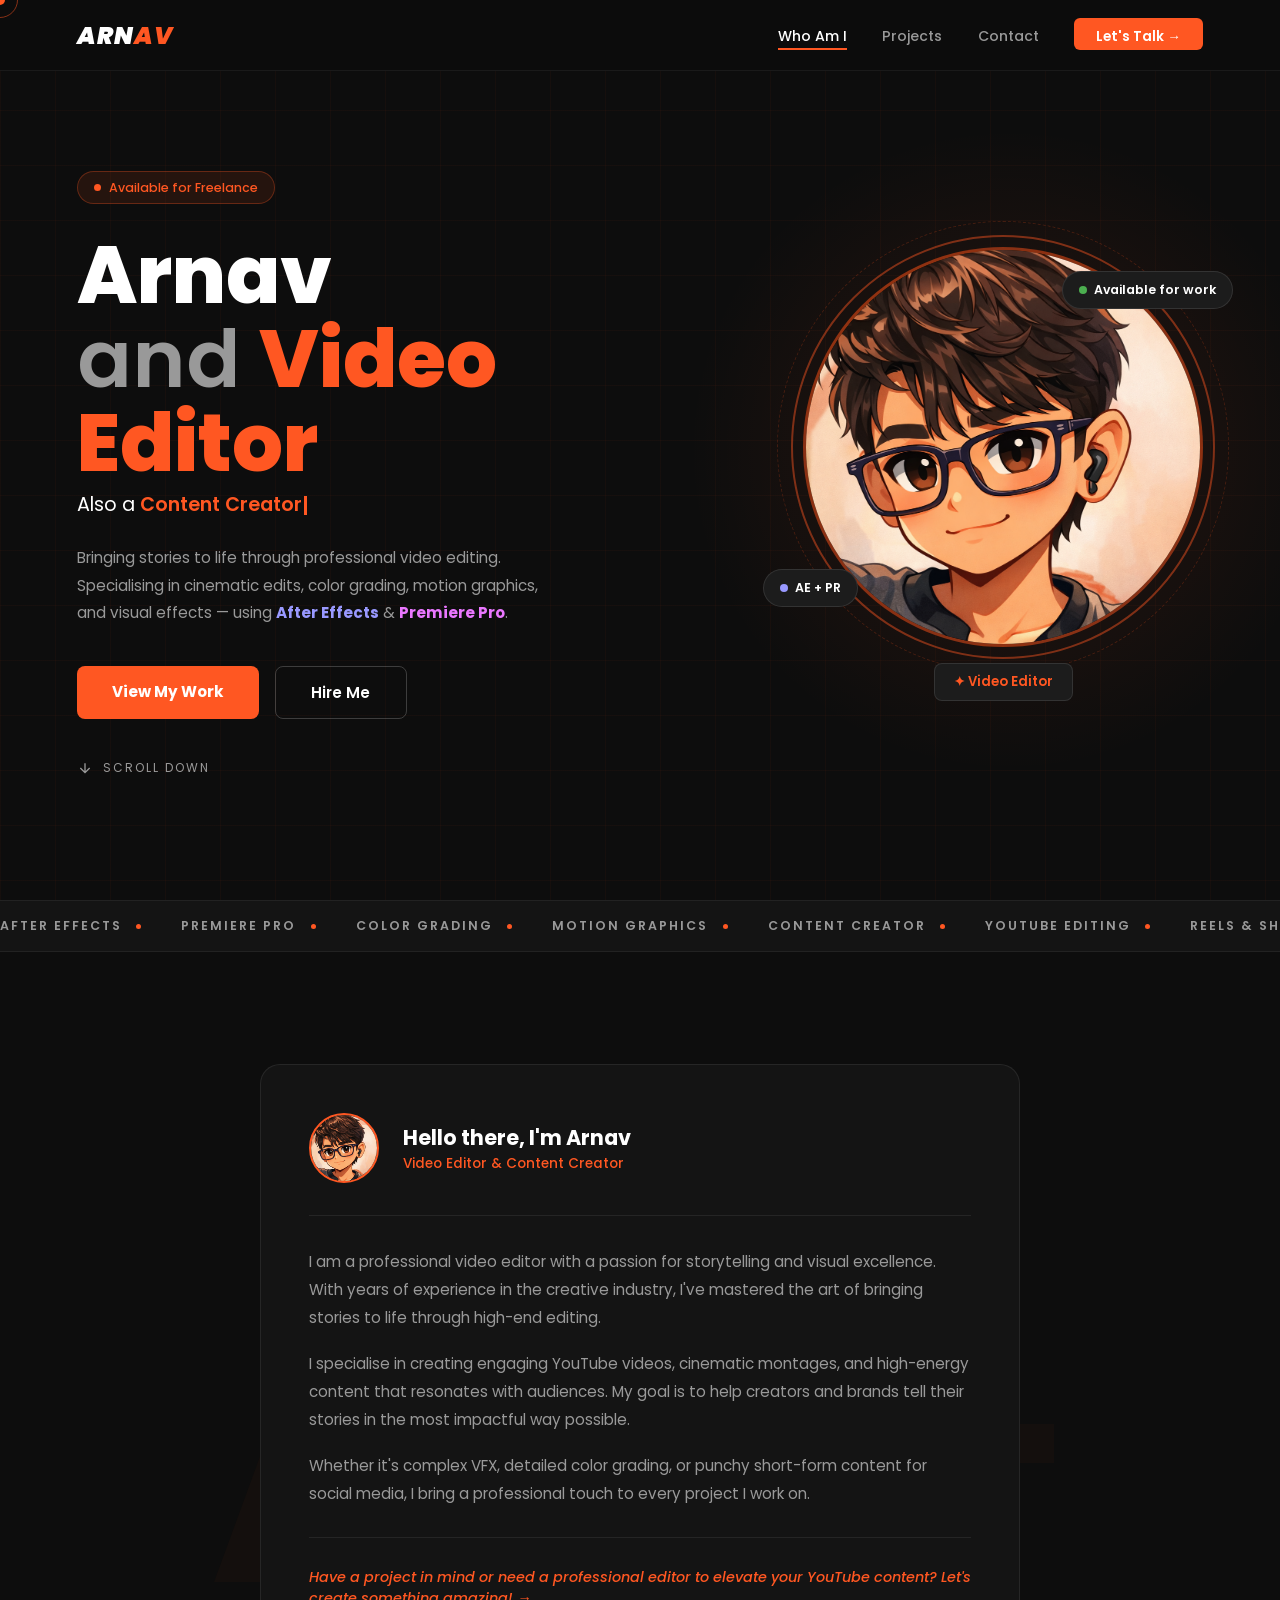
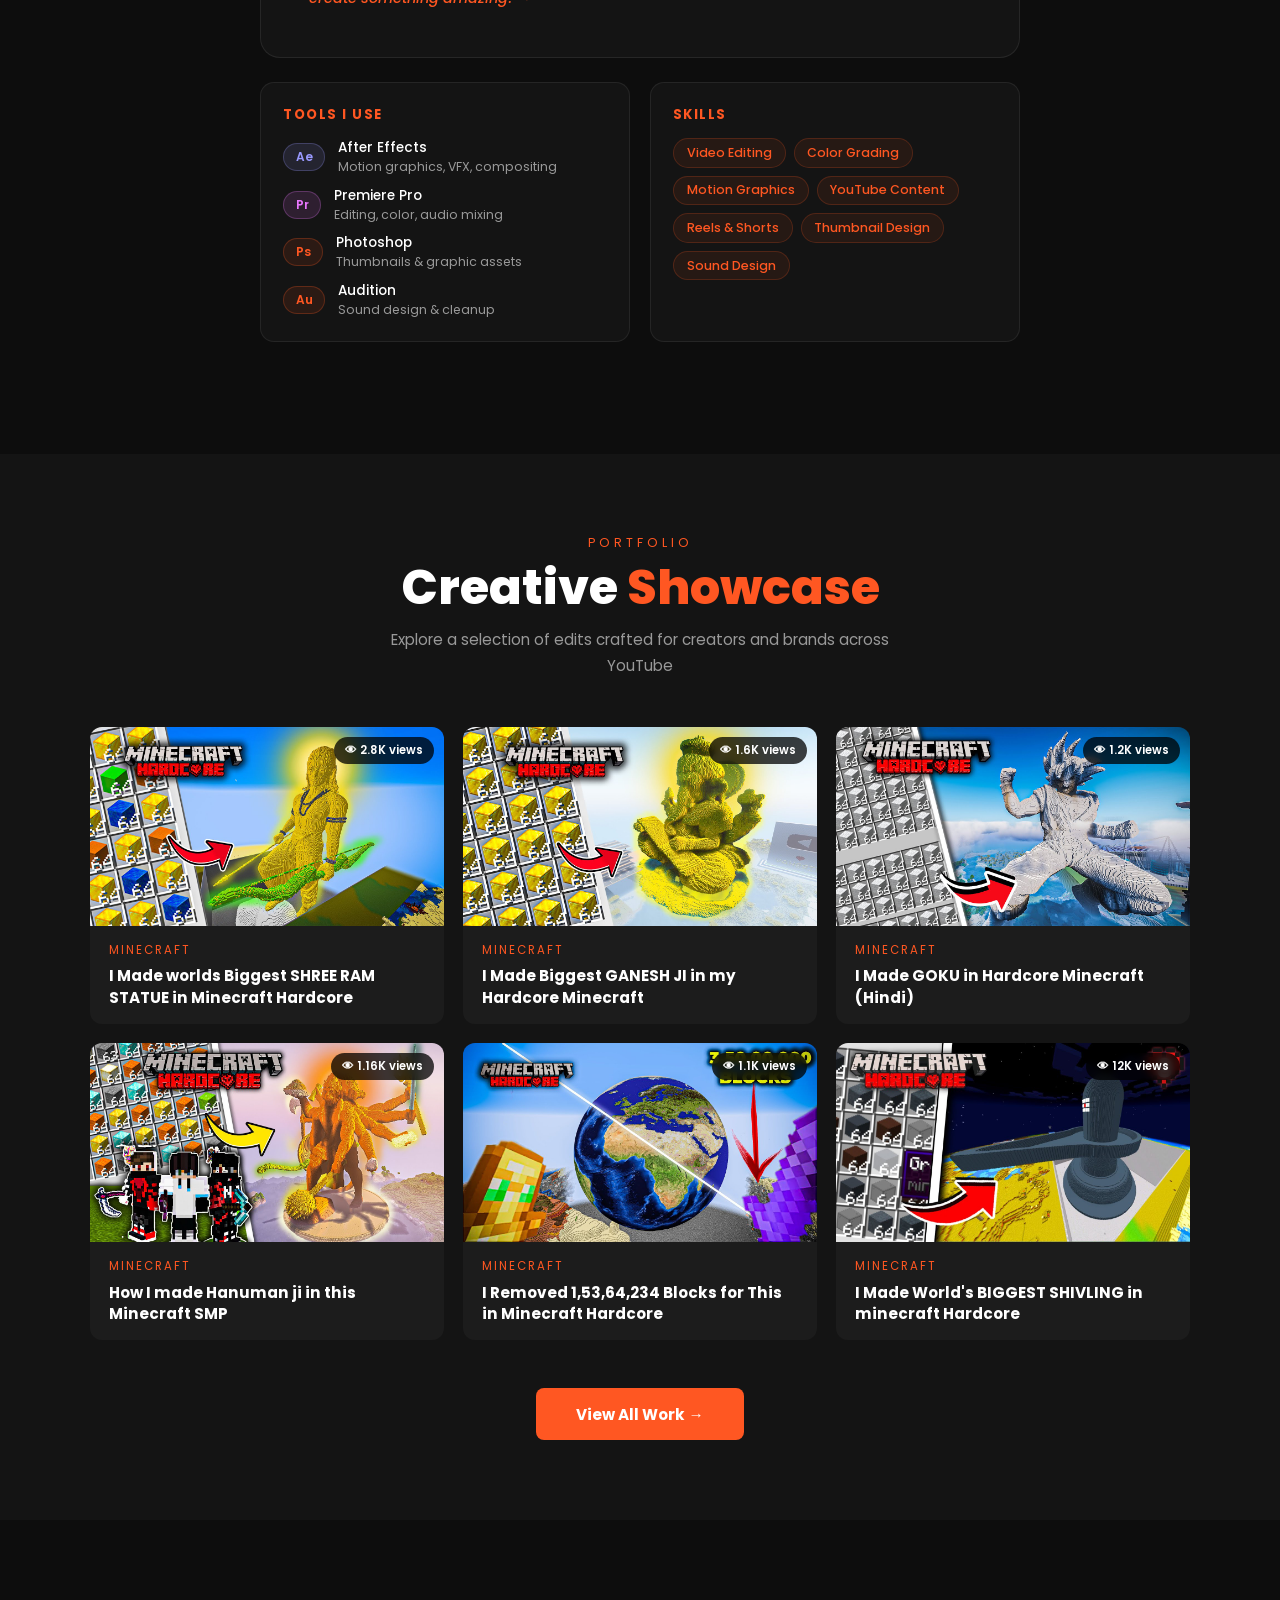
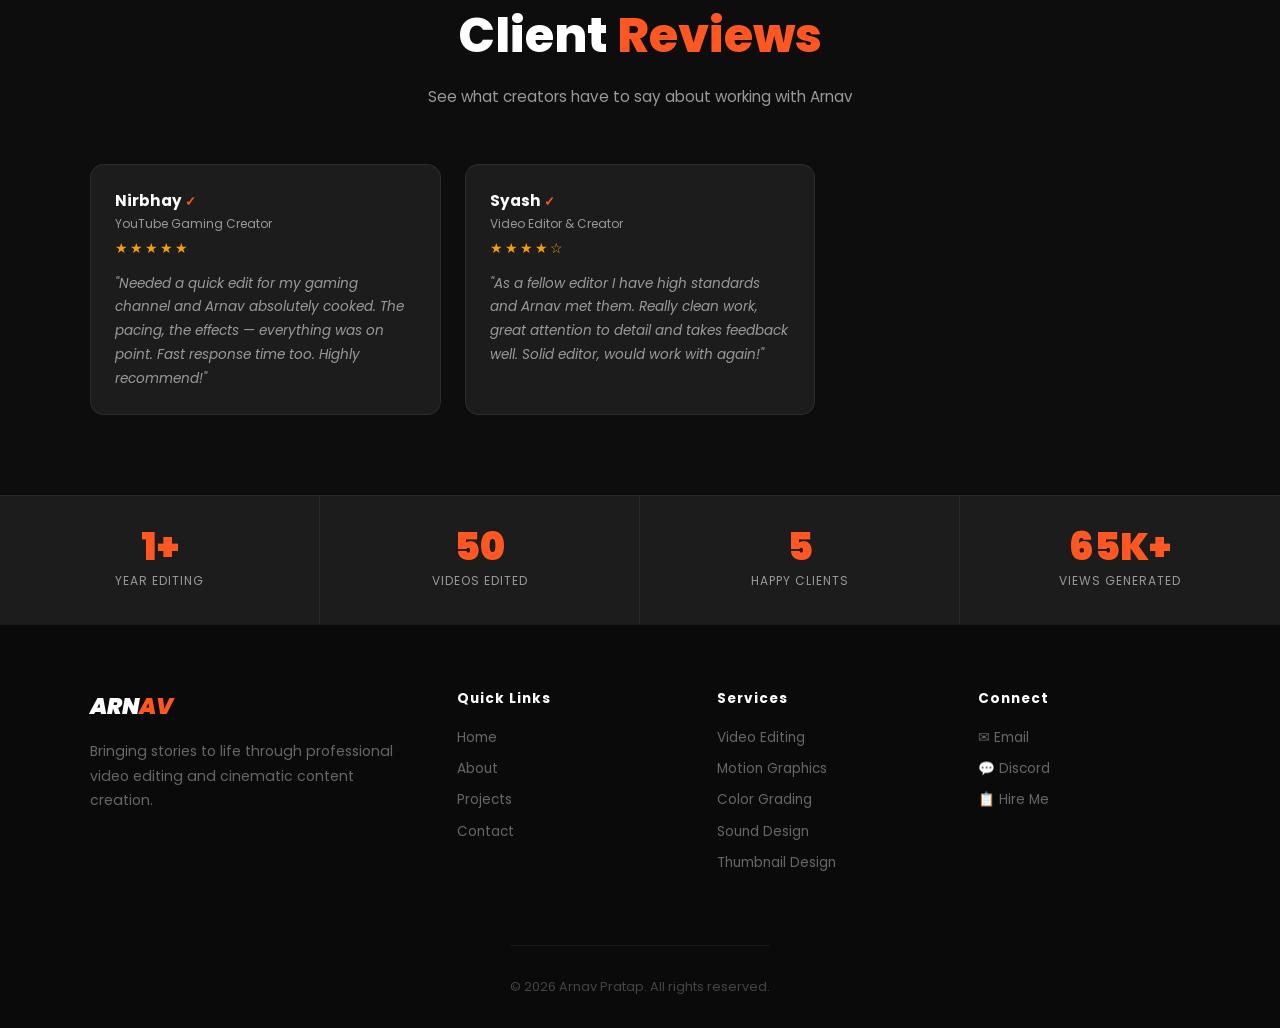
<file: index.html>
<!DOCTYPE html>
<html lang="en">
<head>
<meta charset="UTF-8"/>
<meta name="viewport" content="width=device-width, initial-scale=1.0"/>
<title>Arnav Pratap — Video Editor</title>
<link href="https://fonts.googleapis.com/css2?family=Poppins:wght@300;400;500;600;700;800;900&display=swap" rel="stylesheet"/>
<style>
*,*::before,*::after{box-sizing:border-box;margin:0;padding:0;}
:root{
  --orange:#FF5722;--orange2:#FF7043;
  --dark:#0d0d0d;--dark2:#141414;--dark3:#1c1c1c;
  --text:#ffffff;--muted:#999999;
  --ae:#9999FF;--pr:#EA77FF;
}
html{scroll-behavior:smooth;}
body{font-family:'Poppins',sans-serif;background:var(--dark);color:var(--text);overflow-x:hidden;cursor:none;}

/* CURSOR */
.cursor{width:10px;height:10px;border-radius:50%;background:var(--orange);position:fixed;pointer-events:none;z-index:99999;transform:translate(-50%,-50%);transition:width 0.2s,height 0.2s;}
.cursor-ring{width:36px;height:36px;border-radius:50%;border:1px solid rgba(255,87,34,0.5);position:fixed;pointer-events:none;z-index:99998;transform:translate(-50%,-50%);transition:transform 0.18s ease,width 0.2s,height 0.2s;}
@media(max-width:768px){.cursor,.cursor-ring{display:none;}body{cursor:auto;}}

/* NAV */
nav{
  position:fixed;top:0;left:0;right:0;z-index:9999;
  display:flex;align-items:center;justify-content:space-between;
  padding:1.1rem 6%;
  background:rgba(13,13,13,0.96);backdrop-filter:blur(14px);
  border-bottom:1px solid rgba(255,255,255,0.06);
}
.nav-logo{
  font-size:1.5rem;font-weight:900;font-style:italic;
  text-decoration:none;letter-spacing:1px;
  display:inline-block;
}
.nav-logo .w{color:#ffffff;}
.nav-logo .o{color:#FF5722;}

.nav-links{display:flex;gap:2.2rem;list-style:none;align-items:center;}
.nav-links a{
  text-decoration:none;color:var(--muted);
  font-size:0.88rem;font-weight:500;
  position:relative;padding-bottom:4px;transition:color 0.2s;
}
.nav-links a::after{
  content:'';position:absolute;bottom:0;left:0;right:0;
  height:2px;background:var(--orange);
  transform:scaleX(0);transform-origin:left;transition:transform 0.25s;
}
.nav-links a:hover,.nav-links a.active{color:var(--text);}
.nav-links a:hover::after,.nav-links a.active::after{transform:scaleX(1);}
.nav-cta{
  background:var(--orange);color:#fff!important;
  padding:0.55rem 1.4rem;border-radius:6px;
  font-weight:600!important;font-size:0.85rem!important;
}
.nav-cta::after{display:none!important;}
.nav-cta:hover{opacity:0.88;}
.hamburger{display:none;flex-direction:column;gap:5px;background:none;border:none;cursor:pointer;}
.hamburger span{width:22px;height:2px;background:var(--text);display:block;}

/* HERO */
#home{
  min-height:100vh;display:flex;align-items:center;
  padding:6rem 6% 3rem;position:relative;overflow:hidden;
}
#home::before{
  content:'';position:absolute;inset:0;
  background-image:linear-gradient(rgba(255,87,34,0.04) 1px,transparent 1px),linear-gradient(90deg,rgba(255,87,34,0.04) 1px,transparent 1px);
  background-size:55px 55px;animation:gridDrift 25s linear infinite;pointer-events:none;
}
@keyframes gridDrift{to{background-position:55px 55px;}}
.hero-glow{
  position:absolute;width:700px;height:700px;border-radius:50%;
  background:radial-gradient(circle,rgba(255,87,34,0.12) 0%,transparent 65%);
  right:-80px;top:50%;transform:translateY(-50%);pointer-events:none;
}
.hero-inner{display:flex;align-items:center;justify-content:space-between;width:100%;gap:3rem;position:relative;z-index:1;}
.hero-left{flex:1;max-width:580px;}

.avail-pill{
  display:inline-flex;align-items:center;gap:8px;
  background:rgba(255,87,34,0.1);border:1px solid rgba(255,87,34,0.3);
  padding:0.4rem 1rem;border-radius:50px;
  font-size:0.78rem;font-weight:500;color:var(--orange);margin-bottom:1.8rem;
}
.avail-pill .dot{width:7px;height:7px;border-radius:50%;background:var(--orange);animation:blink 1.8s ease-in-out infinite;}
@keyframes blink{50%{opacity:0.2;}}

.hero-name{font-size:clamp(2.8rem,6.5vw,5rem);font-weight:800;line-height:1.05;margin-bottom:0.3rem;}
.hero-name .and{color:var(--muted);font-weight:600;}
.hero-name .role-line{color:var(--orange);display:block;}

.hero-sub{font-size:clamp(1rem,2vw,1.2rem);font-weight:400;margin-bottom:1.6rem;}
.typed-text{color:var(--orange);font-weight:600;}
.cursor-bar{display:inline-block;width:3px;height:1em;background:var(--orange);margin-left:2px;vertical-align:middle;animation:cursorBlink 0.85s step-end infinite;}
@keyframes cursorBlink{50%{opacity:0;}}

.hero-desc{color:var(--muted);font-size:0.95rem;line-height:1.8;max-width:470px;margin-bottom:2.5rem;}

.hero-btns{display:flex;gap:1rem;flex-wrap:wrap;margin-bottom:2.5rem;}
.btn-primary{background:var(--orange);color:#fff;padding:0.85rem 2.2rem;border-radius:8px;text-decoration:none;font-weight:700;font-size:0.95rem;transition:all 0.22s;border:none;}
.btn-primary:hover{background:var(--orange2);transform:translateY(-2px);}
.btn-secondary{background:transparent;color:var(--text);border:1.5px solid rgba(255,255,255,0.2);padding:0.85rem 2.2rem;border-radius:8px;text-decoration:none;font-weight:600;font-size:0.95rem;transition:all 0.22s;}
.btn-secondary:hover{border-color:var(--orange);color:var(--orange);transform:translateY(-2px);}

.scroll-hint{display:flex;align-items:center;gap:10px;color:var(--muted);font-size:0.75rem;letter-spacing:2px;text-transform:uppercase;animation:scrollBob 2s ease-in-out infinite;}
.scroll-hint svg{width:16px;height:16px;fill:none;stroke:var(--muted);stroke-width:2;}
@keyframes scrollBob{0%,100%{transform:translateY(0);}50%{transform:translateY(5px);}}

.hero-right{flex:0 0 auto;display:flex;flex-direction:column;align-items:center;gap:1rem;}
.profile-wrap{position:relative;width:clamp(260px,32vw,400px);height:clamp(260px,32vw,400px);}
.ring{position:absolute;border-radius:50%;pointer-events:none;}
.ring-1{inset:-12px;border:2px solid rgba(255,87,34,0.45);animation:ringRotate 9s linear infinite;}
.ring-2{inset:-26px;border:1.5px dashed rgba(255,87,34,0.2);animation:ringRotate 16s linear infinite reverse;}
@keyframes ringRotate{to{transform:rotate(360deg);}}
.profile-circle{width:100%;height:100%;border-radius:50%;overflow:hidden;border:3px solid rgba(255,87,34,0.5);background:radial-gradient(circle at 38% 34%,#3d1800 0%,#180a00 45%,#0d0d0d 100%);display:flex;align-items:center;justify-content:center;}
.profile-img{width:100%;height:100%;object-fit:cover;display:block;}
.profile-initials{font-size:clamp(4rem,10vw,6rem);font-weight:900;color:rgba(255,87,34,0.35);}

.chip{position:absolute;background:var(--dark3);border:1px solid rgba(255,255,255,0.1);padding:0.55rem 1rem;border-radius:50px;font-size:0.78rem;font-weight:600;display:flex;align-items:center;gap:7px;white-space:nowrap;pointer-events:none;}
.chip-dot{width:8px;height:8px;border-radius:50%;}
.chip-avail{top:6%;right:-30px;animation:chipFloat 3s ease-in-out infinite;}
.chip-tool{bottom:10%;left:-40px;animation:chipFloat 3s ease-in-out 1.5s infinite;}
@keyframes chipFloat{0%,100%{transform:translateY(0);}50%{transform:translateY(-8px);}}
.editor-tag{background:var(--dark3);border:1px solid rgba(255,255,255,0.1);padding:0.5rem 1.2rem;border-radius:8px;font-size:0.82rem;font-weight:600;display:flex;align-items:center;gap:8px;color:var(--orange);}

/* MARQUEE */
.marquee-wrap{background:var(--dark2);overflow:hidden;border-top:1px solid rgba(255,255,255,0.06);border-bottom:1px solid rgba(255,255,255,0.06);padding:1rem 0;}
.marquee-track{display:flex;gap:2.5rem;width:max-content;animation:marqueeRun 22s linear infinite;}
.marquee-track:hover{animation-play-state:paused;}
@keyframes marqueeRun{to{transform:translateX(-50%);}}
.m-item{display:flex;align-items:center;gap:0.9rem;font-size:0.78rem;font-weight:600;text-transform:uppercase;letter-spacing:2px;color:var(--muted);white-space:nowrap;}
.m-dot{width:5px;height:5px;border-radius:50%;background:var(--orange);flex-shrink:0;}

/* ABOUT */
#about{padding:7rem 6%;display:flex;align-items:center;justify-content:center;background:var(--dark);position:relative;}
#about::before{content:'ABOUT';position:absolute;top:50%;left:50%;transform:translate(-50%,-50%);font-size:clamp(6rem,18vw,14rem);font-weight:900;color:rgba(255,87,34,0.03);pointer-events:none;white-space:nowrap;letter-spacing:10px;}
.about-card{max-width:760px;width:100%;background:var(--dark2);border:1px solid rgba(255,255,255,0.08);border-radius:20px;padding:3rem;position:relative;z-index:1;}
.about-top{display:flex;align-items:center;gap:1.5rem;margin-bottom:2rem;padding-bottom:2rem;border-bottom:1px solid rgba(255,255,255,0.07);}
.about-avatar{width:70px;height:70px;border-radius:50%;overflow:hidden;flex-shrink:0;border:2px solid var(--orange);background:radial-gradient(circle at 38% 34%,#3d1800 0%,#0d0d0d 100%);display:flex;align-items:center;justify-content:center;}
.about-avatar img{width:100%;height:100%;object-fit:cover;display:block;}
.about-avatar-initials{font-size:1.6rem;font-weight:900;color:rgba(255,87,34,0.5);}
.about-name h2{font-size:1.3rem;font-weight:700;margin-bottom:0.1rem;}
.about-name p{font-size:0.85rem;color:var(--orange);font-weight:500;}
.about-body p{color:var(--muted);font-size:0.95rem;line-height:1.85;margin-bottom:1.1rem;}
.about-body p:last-child{margin-bottom:0;}
.about-cta{display:block;margin-top:1.8rem;padding-top:1.8rem;border-top:1px solid rgba(255,255,255,0.07);color:var(--orange);font-size:0.9rem;font-weight:500;font-style:italic;text-decoration:none;transition:opacity 0.2s;}
.about-cta:hover{opacity:0.75;}

.about-extras{max-width:760px;width:100%;display:grid;grid-template-columns:1fr 1fr;gap:1.2rem;margin-top:1.5rem;position:relative;z-index:1;}
.extra-card{background:var(--dark2);border:1px solid rgba(255,255,255,0.07);border-radius:14px;padding:1.4rem;transition:border-color 0.25s,transform 0.25s;}
.extra-card:hover{border-color:rgba(255,87,34,0.35);transform:translateY(-3px);}
.extra-card h4{font-size:0.82rem;text-transform:uppercase;letter-spacing:1.5px;color:var(--orange);margin-bottom:0.8rem;}
.tool-row{display:flex;align-items:center;gap:0.8rem;margin-bottom:0.6rem;}
.tool-row:last-child{margin-bottom:0;}
.tool-badge{font-size:0.75rem;padding:0.25rem 0.7rem;border-radius:50px;font-weight:600;}
.badge-ae{background:rgba(153,153,255,0.12);color:var(--ae);border:1px solid rgba(153,153,255,0.25);}
.badge-pr{background:rgba(234,119,255,0.12);color:var(--pr);border:1px solid rgba(234,119,255,0.25);}
.badge-or{background:rgba(255,87,34,0.1);color:var(--orange);border:1px solid rgba(255,87,34,0.25);}
.tool-name{font-size:0.85rem;color:var(--text);font-weight:500;}
.tool-desc{font-size:0.78rem;color:var(--muted);}
.skill-tags{display:flex;flex-wrap:wrap;gap:0.5rem;}
.skill-tag{background:rgba(255,87,34,0.08);color:var(--orange);border:1px solid rgba(255,87,34,0.2);padding:0.3rem 0.8rem;border-radius:50px;font-size:0.78rem;font-weight:500;}

/* STATS */
.stats-strip{display:grid;grid-template-columns:repeat(4,1fr);background:var(--dark3);border-top:1px solid rgba(255,255,255,0.06);}
.stat-cell{padding:2rem 1.5rem;text-align:center;border-right:1px solid rgba(255,255,255,0.06);transition:background 0.2s;}
.stat-cell:last-child{border-right:none;}
.stat-cell:hover{background:var(--dark2);}
.stat-big{font-size:2.4rem;font-weight:900;color:var(--orange);display:block;line-height:1;}
.stat-lbl{font-size:0.75rem;color:var(--muted);margin-top:0.4rem;text-transform:uppercase;letter-spacing:1px;}

/* FOOTER */
footer{background:var(--dark2);border-top:1px solid rgba(255,255,255,0.06);padding:2.5rem 6%;display:flex;align-items:center;justify-content:space-between;flex-wrap:wrap;gap:1.5rem;}
.footer-logo{font-size:1.2rem;font-weight:900;font-style:italic;}
.footer-logo .w{color:#ffffff;}
.footer-logo .o{color:#FF5722;}
.footer-nav{display:flex;gap:2rem;}
.footer-nav a{color:var(--muted);text-decoration:none;font-size:0.85rem;transition:color 0.2s;}
.footer-nav a:hover{color:var(--orange);}
.socials{display:flex;gap:0.7rem;}
.soc-btn{width:40px;height:40px;border-radius:50%;border:1.5px solid rgba(255,255,255,0.12);display:flex;align-items:center;justify-content:center;color:var(--muted);text-decoration:none;transition:all 0.25s;}
.soc-btn svg{width:16px;height:16px;fill:currentColor;}
.soc-btn:hover{border-color:var(--orange);color:var(--orange);transform:translateY(-3px);}
.footer-copy{color:var(--muted);font-size:0.78rem;width:100%;text-align:center;padding-top:1.2rem;border-top:1px solid rgba(255,255,255,0.06);}

/* REVEAL */
.reveal{opacity:0;transform:translateY(30px);transition:opacity 0.7s ease,transform 0.7s ease;}
.reveal.visible{opacity:1;transform:translateY(0);}
.reveal.d1{transition-delay:0.1s;}
.reveal.d2{transition-delay:0.2s;}
.reveal.d3{transition-delay:0.3s;}

/* HERO ANIMS */
.a-up{animation:aUp 0.8s ease both;}
.a-in{animation:aIn 0.9s ease both;}
.delay-1{animation-delay:0.08s;}
.delay-2{animation-delay:0.2s;}
.delay-3{animation-delay:0.32s;}
.delay-4{animation-delay:0.46s;}
.delay-5{animation-delay:0.6s;}
@keyframes aUp{from{opacity:0;transform:translateY(28px);}to{opacity:1;transform:translateY(0);}}
@keyframes aIn{from{opacity:0;}to{opacity:1;}}

/* RESPONSIVE */
@media(max-width:900px){
  .hero-inner{flex-direction:column-reverse;text-align:center;}
  .hero-btns,.scroll-hint{justify-content:center;}
  .hero-desc{margin:0 auto 2.5rem;}
  .chip-avail,.chip-tool{display:none;}
  #about{flex-direction:column;}
  .about-extras{grid-template-columns:1fr;}
  .stats-strip{grid-template-columns:1fr 1fr;}
  .stat-cell:nth-child(2){border-right:none;}
  .stat-cell:nth-child(3){border-top:1px solid rgba(255,255,255,0.06);}
}
@media(max-width:600px){
  .hamburger{display:flex;}
  .nav-links{display:none;flex-direction:column;gap:1.5rem;position:absolute;top:100%;left:0;right:0;background:rgba(13,13,13,0.98);padding:2rem 6%;border-bottom:1px solid rgba(255,255,255,0.08);}
  .nav-links.open{display:flex;}
  .footer-nav{display:none;}
  .about-card{padding:2rem 1.5rem;}
}
</style>
</head>
<body>
<div class="cursor" id="cursor"></div>
<div class="cursor-ring" id="cursor-ring"></div>

<nav>
  <a href="https://discord.gg/duZu3ErqH3" target="_blank" class="nav-logo">
    <span class="w">ARN</span><span class="o">AV</span>
  </a>
  <button class="hamburger" onclick="document.querySelector('.nav-links').classList.toggle('open')">
    <span></span><span></span><span></span>
  </button>
  <ul class="nav-links">
    <li><a href="#home" class="active">Who Am I</a></li>
    <li><a href="projects.html">Projects</a></li>
    <li><a href="contact.html">Contact</a></li>
    <li><a href="contact.html" class="nav-cta">Let's Talk →</a></li>
  </ul>
</nav>

<section id="home">
  <div class="hero-glow"></div>
  <div class="hero-inner">
    <div class="hero-left">
      <div class="avail-pill a-up delay-1"><div class="dot"></div> Available for Freelance</div>
      <h1 class="hero-name a-up delay-2">
        Arnav
        <span class="role-line"><span class="and">and </span>Video Editor</span>
      </h1>
      <p class="hero-sub a-up delay-3">Also a <span class="typed-text" id="typed"></span><span class="cursor-bar"></span></p>
      <p class="hero-desc a-up delay-3">Bringing stories to life through professional video editing. Specialising in cinematic edits, color grading, motion graphics, and visual effects — using <strong style="color:var(--ae)">After Effects</strong> &amp; <strong style="color:var(--pr)">Premiere Pro</strong>.</p>
      <div class="hero-btns a-up delay-4">
        <a href="projects.html" class="btn-primary">View My Work</a>
        <a href="contact.html" class="btn-secondary">Hire Me</a>
      </div>
      <div class="scroll-hint a-up delay-5">
        <svg viewBox="0 0 24 24"><path d="M12 5v14M5 12l7 7 7-7"/></svg>
        Scroll Down
      </div>
    </div>
    <div class="hero-right a-in delay-2">
      <div class="profile-wrap">
        <div class="ring ring-1"></div>
        <div class="ring ring-2"></div>
        <div class="profile-circle">
          <img src="content.png" alt="Arnav Pratap" class="profile-img" onerror="this.style.display='none';this.nextElementSibling.style.display='block'"/>
          <div class="profile-initials" style="display:none">AP</div>
        </div>
        <div class="chip chip-avail">
          <div class="chip-dot" style="background:#4caf50;animation:blink 2s infinite;"></div>Available for work
        </div>
        <div class="chip chip-tool">
          <div class="chip-dot" style="background:var(--ae)"></div>AE + PR
        </div>
      </div>
      <div class="editor-tag a-up delay-4">✦ Video Editor</div>
    </div>
  </div>
</section>

<div class="marquee-wrap">
  <div class="marquee-track">
    <span class="m-item">After Effects <span class="m-dot"></span></span>
    <span class="m-item">Premiere Pro <span class="m-dot"></span></span>
    <span class="m-item">Color Grading <span class="m-dot"></span></span>
    <span class="m-item">Motion Graphics <span class="m-dot"></span></span>
    <span class="m-item">Content Creator <span class="m-dot"></span></span>
    <span class="m-item">YouTube Editing <span class="m-dot"></span></span>
    <span class="m-item">Reels &amp; Shorts <span class="m-dot"></span></span>
    <span class="m-item">Thumbnail Design <span class="m-dot"></span></span>
    <span class="m-item">After Effects <span class="m-dot"></span></span>
    <span class="m-item">Premiere Pro <span class="m-dot"></span></span>
    <span class="m-item">Color Grading <span class="m-dot"></span></span>
    <span class="m-item">Motion Graphics <span class="m-dot"></span></span>
    <span class="m-item">Content Creator <span class="m-dot"></span></span>
    <span class="m-item">YouTube Editing <span class="m-dot"></span></span>
    <span class="m-item">Reels &amp; Shorts <span class="m-dot"></span></span>
    <span class="m-item">Thumbnail Design <span class="m-dot"></span></span>
  </div>
</div>

<section id="about">
  <div style="display:flex;flex-direction:column;align-items:center;width:100%;gap:0;">
    <div class="about-card reveal">
      <div class="about-top">
        <div class="about-avatar">
          <img src="content.png" alt="Arnav" onerror="this.style.display='none';this.nextElementSibling.style.display='block'"/>
          <div class="about-avatar-initials" style="display:none">AP</div>
        </div>
        <div class="about-name">
          <h2>Hello there, I'm Arnav</h2>
          <p>Video Editor &amp; Content Creator</p>
        </div>
      </div>
      <div class="about-body">
        <p>I am a professional video editor with a passion for storytelling and visual excellence. With years of experience in the creative industry, I've mastered the art of bringing stories to life through high-end editing.</p>
        <p>I specialise in creating engaging YouTube videos, cinematic montages, and high-energy content that resonates with audiences. My goal is to help creators and brands tell their stories in the most impactful way possible.</p>
        <p>Whether it's complex VFX, detailed color grading, or punchy short-form content for social media, I bring a professional touch to every project I work on.</p>
      </div>
      <a href="contact.html" class="about-cta">Have a project in mind or need a professional editor to elevate your YouTube content? Let's create something amazing! →</a>
    </div>
    <div class="about-extras">
      <div class="extra-card reveal d1">
        <h4>Tools I Use</h4>
        <div class="tool-row"><span class="tool-badge badge-ae">Ae</span><div><div class="tool-name">After Effects</div><div class="tool-desc">Motion graphics, VFX, compositing</div></div></div>
        <div class="tool-row"><span class="tool-badge badge-pr">Pr</span><div><div class="tool-name">Premiere Pro</div><div class="tool-desc">Editing, color, audio mixing</div></div></div>
        <div class="tool-row"><span class="tool-badge badge-or">Ps</span><div><div class="tool-name">Photoshop</div><div class="tool-desc">Thumbnails &amp; graphic assets</div></div></div>
        <div class="tool-row"><span class="tool-badge badge-or">Au</span><div><div class="tool-name">Audition</div><div class="tool-desc">Sound design &amp; cleanup</div></div></div>
      </div>
      <div class="extra-card reveal d2">
        <h4>Skills</h4>
        <div class="skill-tags">
          <span class="skill-tag">Video Editing</span>
          <span class="skill-tag">Color Grading</span>
          <span class="skill-tag">Motion Graphics</span>
          <span class="skill-tag">YouTube Content</span>
          <span class="skill-tag">Reels &amp; Shorts</span>
          <span class="skill-tag">Thumbnail Design</span>
          <span class="skill-tag">Sound Design</span>
        </div>
      </div>
    </div>
  </div>
</section>

<!-- ══ SHOWCASE SECTION ══ -->
<section id="showcase" style="padding:5rem 6%;background:var(--dark2);">
  <!-- heading -->
  <div style="text-align:center;margin-bottom:3rem;">
    <p style="font-size:0.78rem;letter-spacing:4px;text-transform:uppercase;color:var(--orange);margin-bottom:0.6rem;">Portfolio</p>
    <h2 style="font-size:clamp(2rem,5vw,3rem);font-weight:800;line-height:1.1;">
      Creative <span style="color:var(--orange);">Showcase</span>
    </h2>
    <p style="color:var(--muted);margin-top:0.8rem;font-size:0.95rem;max-width:500px;margin-left:auto;margin-right:auto;line-height:1.7;">Explore a selection of edits crafted for creators and brands across YouTube</p>
  </div>

  <!-- 3x3 grid -->
  <div style="display:grid;grid-template-columns:repeat(3,1fr);gap:1.2rem;max-width:1100px;margin:0 auto 3rem;">

    <!-- Card 1 -->
    <div class="sc-card reveal">
      <div class="sc-thumb">
        <img src="mc7.jpg" alt="Shree Ram Statue"/>
        <div class="sc-views">👁 2.8K views</div>
        <div class="sc-overlay"><div class="sc-play"><svg viewBox="0 0 24 24" fill="#fff"><path d="M8 5v14l11-7z"/></svg></div></div>
      </div>
      <div class="sc-body">
        <p class="sc-cat">Minecraft</p>
        <a href="https://youtu.be/A5hEcHeUexU?si=XoQjzlGa9DbGclMv" target="_blank" class="sc-title">I Made worlds Biggest SHREE RAM STATUE in Minecraft Hardcore</a>
      </div>
    </div>

    <!-- Card 2 -->
    <div class="sc-card reveal d1">
      <div class="sc-thumb">
        <img src="mc5.jpg" alt="Ganesh Ji"/>
        <div class="sc-views">👁 1.6K views</div>
        <div class="sc-overlay"><div class="sc-play"><svg viewBox="0 0 24 24" fill="#fff"><path d="M8 5v14l11-7z"/></svg></div></div>
      </div>
      <div class="sc-body">
        <p class="sc-cat">Minecraft</p>
        <a href="https://youtu.be/P7cTcj4Z8Kc?si=1uWFIO4UPtVMXHzp" target="_blank" class="sc-title">I Made Biggest GANESH JI in my Hardcore Minecraft</a>
      </div>
    </div>

    <!-- Card 3 -->
    <div class="sc-card reveal d2">
      <div class="sc-thumb">
        <img src="mc4.jpg" alt="Goku"/>
        <div class="sc-views">👁 1.2K views</div>
        <div class="sc-overlay"><div class="sc-play"><svg viewBox="0 0 24 24" fill="#fff"><path d="M8 5v14l11-7z"/></svg></div></div>
      </div>
      <div class="sc-body">
        <p class="sc-cat">Minecraft</p>
        <a href="https://youtu.be/Mu4w_FCeaVA?si=c7QTixAmNNE0tSzw" target="_blank" class="sc-title">I Made GOKU in Hardcore Minecraft (Hindi)</a>
      </div>
    </div>

    <!-- Card 4 -->
    <div class="sc-card reveal">
      <div class="sc-thumb">
        <img src="mc2.jpg" alt="Hanuman Ji"/>
        <div class="sc-views">👁 1.16K views</div>
        <div class="sc-overlay"><div class="sc-play"><svg viewBox="0 0 24 24" fill="#fff"><path d="M8 5v14l11-7z"/></svg></div></div>
      </div>
      <div class="sc-body">
        <p class="sc-cat">Minecraft</p>
        <a href="https://youtu.be/Gno8iufA8Qg?si=FGzqHN00f-W0OI1a" target="_blank" class="sc-title">How I made Hanuman ji in this Minecraft SMP</a>
      </div>
    </div>

    <!-- Card 5 -->
    <div class="sc-card reveal d1">
      <div class="sc-thumb">
        <img src="mc3.jpg" alt="Blocks"/>
        <div class="sc-views">👁 1.1K views</div>
        <div class="sc-overlay"><div class="sc-play"><svg viewBox="0 0 24 24" fill="#fff"><path d="M8 5v14l11-7z"/></svg></div></div>
      </div>
      <div class="sc-body">
        <p class="sc-cat">Minecraft</p>
        <a href="https://youtu.be/vUVupDG3J8M?si=R0E_vifBAHUm0rwt" target="_blank" class="sc-title">I Removed 1,53,64,234 Blocks for This in Minecraft Hardcore</a>
      </div>
    </div>

    <!-- Card 6 -->
    <div class="sc-card reveal d2">
      <div class="sc-thumb">
        <img src="mc9.jpg" alt="Shivling"/>
        <div class="sc-views">👁 12K views</div>
        <div class="sc-overlay"><div class="sc-play"><svg viewBox="0 0 24 24" fill="#fff"><path d="M8 5v14l11-7z"/></svg></div></div>
      </div>
      <div class="sc-body">
        <p class="sc-cat">Minecraft</p>
        <a href="https://youtu.be/3AMaesNGrEU?si=Az5hqZEEEKW2hswh" target="_blank" class="sc-title">I Made World's BIGGEST SHIVLING in minecraft Hardcore</a>
      </div>
    </div>

  </div><!-- end grid -->
  <div style="text-align:center;">
    <a href="projects.html" style="display:inline-flex;align-items:center;gap:10px;background:var(--orange);color:#fff;padding:0.9rem 2.5rem;border-radius:8px;font-weight:700;font-size:0.95rem;text-decoration:none;transition:all 0.22s;" onmouseover="this.style.background='var(--orange2)';this.style.transform='translateY(-2px)'" onmouseout="this.style.background='var(--orange)';this.style.transform='translateY(0)'">
      View All Work →
    </a>
  </div>
</section>

<style>
.sc-card { background:var(--dark3); border-radius:12px; overflow:hidden; transition:transform 0.25s,box-shadow 0.25s; }
.sc-card:hover { transform:translateY(-4px); box-shadow:0 12px 32px rgba(255,87,34,0.15); }
.sc-thumb { position:relative; aspect-ratio:16/9; overflow:hidden; }
.sc-thumb img { width:100%; height:100%; object-fit:cover; display:block; transition:transform 0.4s; }
.sc-card:hover .sc-thumb img { transform:scale(1.05); }
.sc-views { position:absolute; top:10px; right:10px; background:rgba(0,0,0,0.75); color:#fff; font-size:0.72rem; font-weight:600; padding:0.3rem 0.7rem; border-radius:50px; backdrop-filter:blur(4px); z-index:2; }
.sc-overlay { position:absolute; inset:0; background:rgba(0,0,0,0.4); display:flex; align-items:center; justify-content:center; opacity:0; transition:opacity 0.3s; z-index:3; }
.sc-card:hover .sc-overlay { opacity:1; }
.sc-play { width:48px; height:48px; border-radius:50%; background:rgba(255,87,34,0.9); display:flex; align-items:center; justify-content:center; }
.sc-play svg { width:18px; height:18px; margin-left:3px; }
.sc-body { padding:1rem 1.2rem; }
.sc-cat { font-size:0.72rem; letter-spacing:2px; text-transform:uppercase; color:var(--orange); margin-bottom:0.4rem; }
.sc-title { font-size:0.95rem; font-weight:700; color:var(--text); text-decoration:none; line-height:1.4; display:block; transition:color 0.2s; }
.sc-title:hover { color:var(--orange); }
@media(max-width:900px){ #showcase > div:nth-child(2) { grid-template-columns:repeat(2,1fr) !important; } }
@media(max-width:600px){ #showcase > div:nth-child(2) { grid-template-columns:1fr !important; } }
</style>

<!-- ══ CLIENT REVIEWS ══ -->
<section style="padding:5rem 6%;background:var(--dark);">
  <div style="text-align:center;margin-bottom:3.5rem;">
    <h2 style="font-size:clamp(2rem,5vw,3rem);font-weight:800;">Client <span style="color:var(--orange);">Reviews</span></h2>
    <p style="color:var(--muted);margin-top:0.8rem;font-size:0.95rem;">See what creators have to say about working with Arnav</p>
  </div>

  <div style="display:grid;grid-template-columns:repeat(3,1fr);gap:1.5rem;max-width:1100px;margin:0 auto;">

    <div class="rev-card reveal">
      <div class="rev-name">Nirbhay <span class="rev-tick">✓</span></div>
      <div class="rev-subs">YouTube Gaming Creator</div>
      <div class="rev-stars">★★★★★</div>
      <p class="rev-text">"Needed a quick edit for my gaming channel and Arnav absolutely cooked. The pacing, the effects — everything was on point. Fast response time too. Highly recommend!"</p>
    </div>

    <div class="rev-card reveal d1">
      <div class="rev-name">Syash <span class="rev-tick">✓</span></div>
      <div class="rev-subs">Video Editor & Creator</div>
      <div class="rev-stars">★★★★☆</div>
      <p class="rev-text">"As a fellow editor I have high standards and Arnav met them. Really clean work, great attention to detail and takes feedback well. Solid editor, would work with again!"</p>
    </div>

  </div>
</section>

<div class="stats-strip">
  <div class="stat-cell reveal"><span class="stat-big">1+</span><span class="stat-lbl">Year Editing</span></div>
  <div class="stat-cell reveal d1"><span class="stat-big">50</span><span class="stat-lbl">Videos Edited</span></div>
  <div class="stat-cell reveal d2"><span class="stat-big">5</span><span class="stat-lbl">Happy Clients</span></div>
  <div class="stat-cell reveal d3"><span class="stat-big">65K+</span><span class="stat-lbl">Views Generated</span></div>
</div>

<style>
.rev-card { background:var(--dark3); border:1px solid rgba(255,255,255,0.07); border-radius:14px; padding:1.5rem; transition:border-color 0.25s,transform 0.25s; }
.rev-card:hover { border-color:rgba(255,87,34,0.3); transform:translateY(-3px); }
.rev-name { font-size:0.95rem; font-weight:700; color:var(--text); margin-bottom:3px; }
.rev-tick { color:var(--orange); font-size:0.8rem; }
.rev-subs { font-size:0.75rem; color:var(--muted); margin-bottom:5px; }
.rev-stars { color:#f59e0b; font-size:0.9rem; letter-spacing:2px; margin-bottom:0.8rem; }
.rev-text { font-size:0.85rem; color:var(--muted); line-height:1.75; font-style:italic; }
@media(max-width:900px){ section > div { grid-template-columns:repeat(2,1fr) !important; } }
@media(max-width:600px){ section > div { grid-template-columns:1fr !important; } }
</style>

<footer style="background:#0a0a0a;border-top:1px solid rgba(255,255,255,0.06);padding:4rem 6% 2rem;">
  <div style="display:grid;grid-template-columns:1.5fr 1fr 1fr 1fr;gap:3rem;max-width:1100px;margin:0 auto 3rem;">

    <!-- Brand -->
    <div>
      <div style="font-size:1.4rem;font-weight:900;font-style:italic;margin-bottom:1rem;"><span style="color:#ffffff;">ARN</span><span style="color:#FF5722;">AV</span></div>
      <p style="color:#666;font-size:0.88rem;line-height:1.75;">Bringing stories to life through professional video editing and cinematic content creation.</p>
    </div>

    <!-- Quick Links -->
    <div>
      <h4 style="font-size:0.85rem;font-weight:700;color:#fff;margin-bottom:1.2rem;letter-spacing:1px;">Quick Links</h4>
      <div style="display:flex;flex-direction:column;gap:0.7rem;">
        <a href="index.html#home" style="color:#666;text-decoration:none;font-size:0.85rem;transition:color 0.2s;" onmouseover="this.style.color='#FF5722'" onmouseout="this.style.color='#666'">Home</a>
        <a href="index.html#about" style="color:#666;text-decoration:none;font-size:0.85rem;" onmouseover="this.style.color='#FF5722'" onmouseout="this.style.color='#666'">About</a>
        <a href="projects.html" style="color:#666;text-decoration:none;font-size:0.85rem;" onmouseover="this.style.color='#FF5722'" onmouseout="this.style.color='#666'">Projects</a>
        <a href="contact.html" style="color:#666;text-decoration:none;font-size:0.85rem;" onmouseover="this.style.color='#FF5722'" onmouseout="this.style.color='#666'">Contact</a>
      </div>
    </div>

    <!-- Services -->
    <div>
      <h4 style="font-size:0.85rem;font-weight:700;color:#fff;margin-bottom:1.2rem;letter-spacing:1px;">Services</h4>
      <div style="display:flex;flex-direction:column;gap:0.7rem;">
        <span style="color:#666;font-size:0.85rem;">Video Editing</span>
        <span style="color:#666;font-size:0.85rem;">Motion Graphics</span>
        <span style="color:#666;font-size:0.85rem;">Color Grading</span>
        <span style="color:#666;font-size:0.85rem;">Sound Design</span>
        <span style="color:#666;font-size:0.85rem;">Thumbnail Design</span>
      </div>
    </div>

    <!-- Connect -->
    <div>
      <h4 style="font-size:0.85rem;font-weight:700;color:#fff;margin-bottom:1.2rem;letter-spacing:1px;">Connect</h4>
      <div style="display:flex;flex-direction:column;gap:0.7rem;">
        <a href="mailto:arnavpratap770@gmail.com" style="color:#666;text-decoration:none;font-size:0.85rem;display:flex;align-items:center;gap:8px;" onmouseover="this.style.color='#FF5722'" onmouseout="this.style.color='#666'">✉ Email</a>
        <a href="https://discord.gg/duZu3ErqH3" target="_blank" style="color:#666;text-decoration:none;font-size:0.85rem;display:flex;align-items:center;gap:8px;" onmouseover="this.style.color='#FF5722'" onmouseout="this.style.color='#666'">💬 Discord</a>
        <a href="contact.html" style="color:#666;text-decoration:none;font-size:0.85rem;display:flex;align-items:center;gap:8px;" onmouseover="this.style.color='#FF5722'" onmouseout="this.style.color='#666'">📋 Hire Me</a>
      </div>
    </div>

  </div>

  <!-- Bottom bar -->
  <div style="max-width:1100px;margin:0 auto;padding-top:2rem;border-top:1px solid rgba(255,255,255,0.06);text-align:center;">
    <p style="color:#444;font-size:0.8rem;">© 2026 Arnav Pratap. All rights reserved.</p>
  </div>
</footer>

<script>
const roles=['Content Creator','Motion Designer','After Effects Artist','YouTube Editor','Thumbnail Artist'];
let ri=0,ci=0,del=false;
const el=document.getElementById('typed');
function type(){
  const w=roles[ri];
  el.textContent=del?w.substring(0,ci--):w.substring(0,ci++);
  if(!del&&ci>w.length){del=true;setTimeout(type,1400);return;}
  if(del&&ci<0){del=false;ri=(ri+1)%roles.length;ci=0;}
  setTimeout(type,del?42:72);
}
type();

const cursor=document.getElementById('cursor');
const ring=document.getElementById('cursor-ring');
document.addEventListener('mousemove',e=>{
  cursor.style.left=e.clientX+'px';cursor.style.top=e.clientY+'px';
  ring.style.left=e.clientX+'px';ring.style.top=e.clientY+'px';
});
document.querySelectorAll('a,button').forEach(el=>{
  el.addEventListener('mouseenter',()=>{cursor.style.width='18px';cursor.style.height='18px';ring.style.width='56px';ring.style.height='56px';});
  el.addEventListener('mouseleave',()=>{cursor.style.width='10px';cursor.style.height='10px';ring.style.width='36px';ring.style.height='36px';});
});

const revEls=document.querySelectorAll('.reveal');
const obs=new IntersectionObserver(entries=>{
  entries.forEach(e=>{if(e.isIntersecting){e.target.classList.add('visible');obs.unobserve(e.target);}});
},{threshold:0.12});
revEls.forEach(el=>obs.observe(el));
</script>
</body>
</html>
</file>
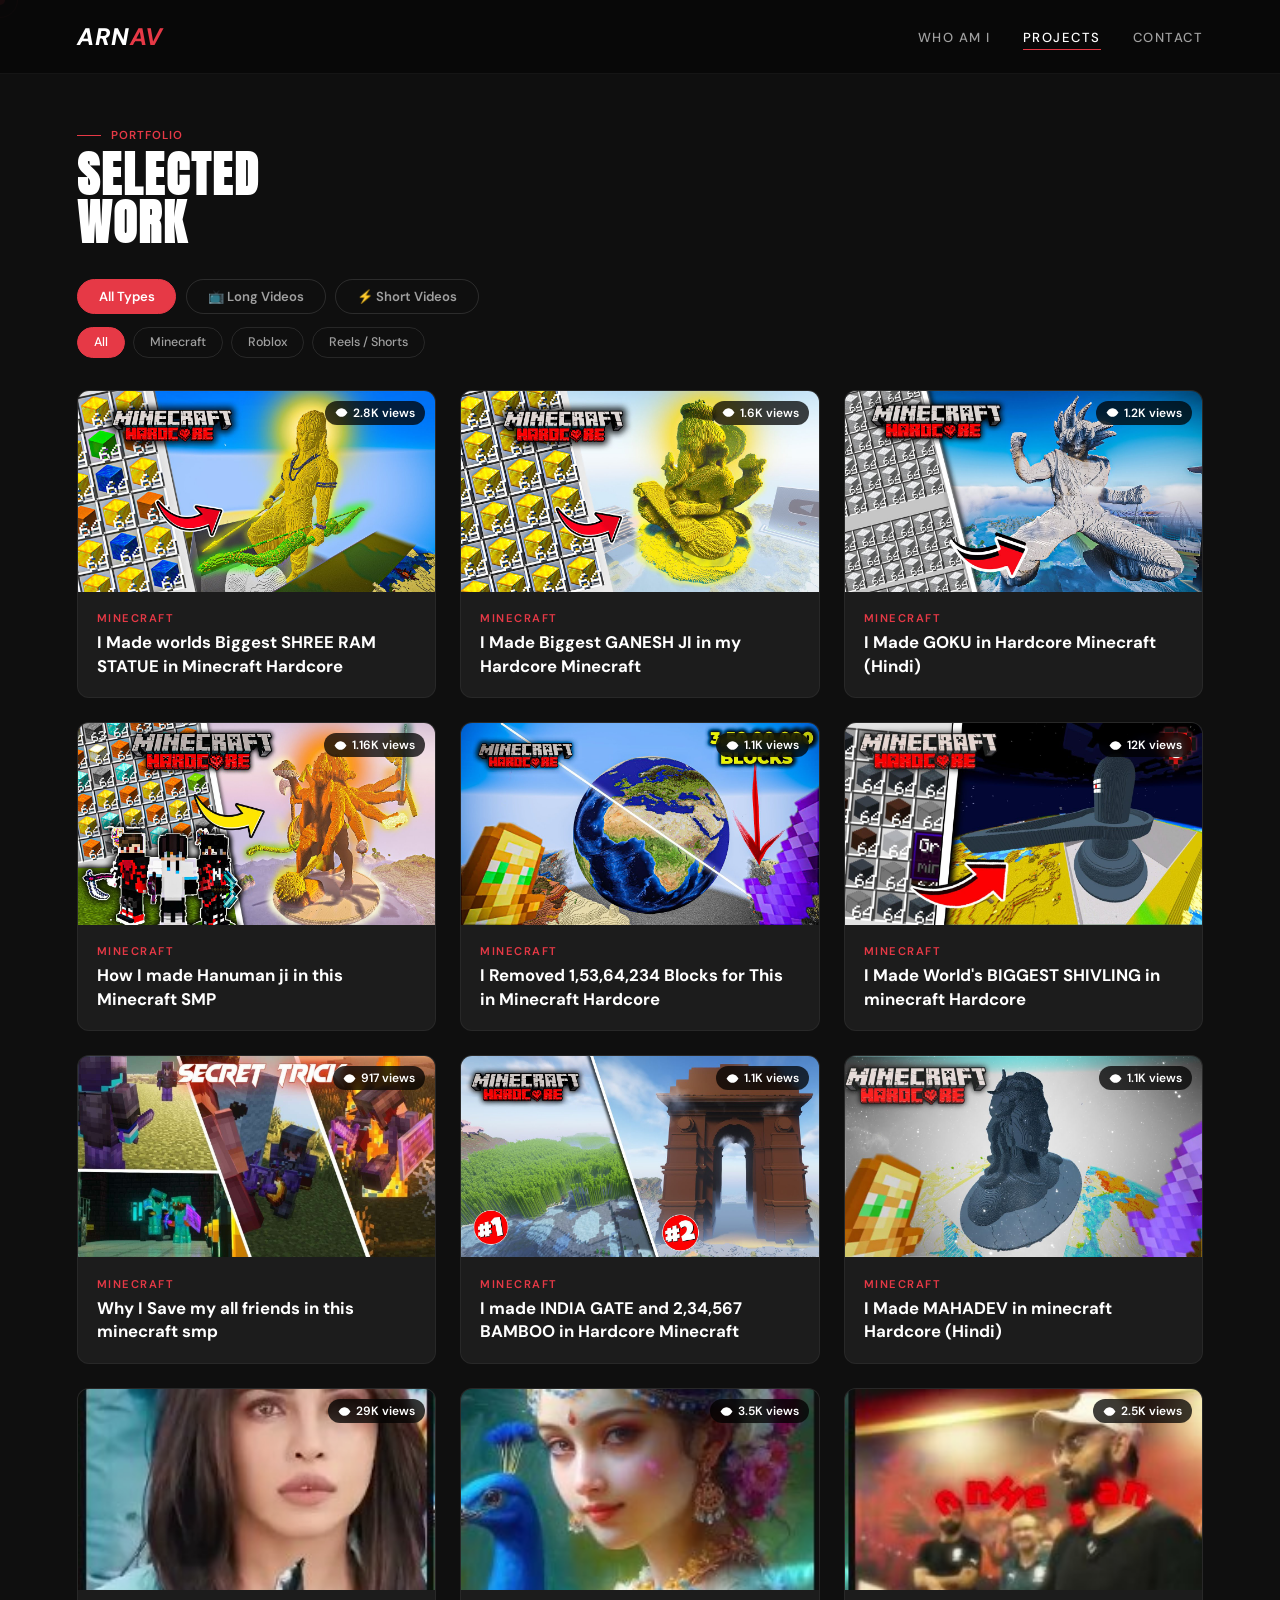
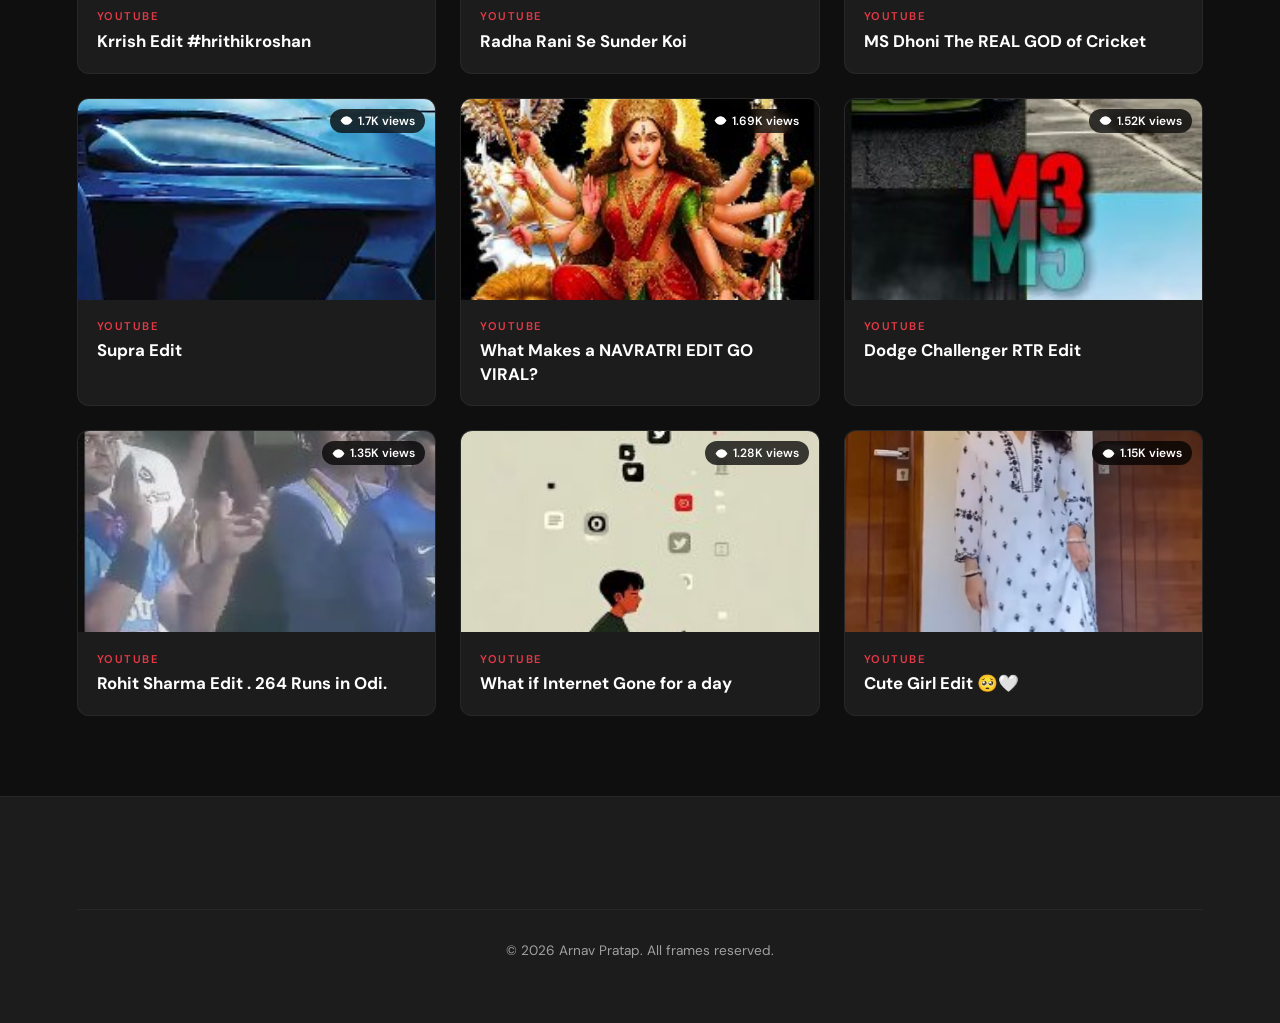
<file: projects.html>
<!DOCTYPE html>
<html lang="en">
<head>
  <meta charset="UTF-8"/>
  <meta name="viewport" content="width=device-width, initial-scale=1.0"/>
  <title>Work — Arnav Pratap</title>
  <link rel="stylesheet" href="style.css"/>
  <style>
    /* ── BASE & PAGE STYLES ── */
    :root {
      --dark2: #1c1c1c;
      --dark3: #2a2a2a;
      --red: #E63946;
      --muted: #a0a0a0;
      --text: #ffffff;
      --border: rgba(255, 255, 255, 0.05);
    }
    
    body {
      background-color: #0f0f0f;
      color: var(--text);
      font-family: 'DM Sans', sans-serif;
      margin: 0;
    }

    /* ── CURSOR FIX (Forces it to the very top layer) ── */
    #cursor, #cursor-ring {
      position: fixed;
      pointer-events: none; /* Crucial: lets you click through the cursor */
      z-index: 9999 !important; /* Forces it above all cards */
    }

    .page { padding: 8rem 6% 5rem; }
    .work-header { margin-bottom: 2rem; }
    
    /* Typography */
    a { text-decoration: none; color: inherit; }
    .eyebrow { color: var(--red); font-weight: 600; letter-spacing: 1px; text-transform: uppercase; margin-bottom: 0.5rem; }
    .section-title { font-family: 'Anton', sans-serif; font-size: 3rem; text-transform: uppercase; line-height: 1; margin-bottom: 2rem; }

    /* ── FILTER BUTTONS ── */
    .filter-row1 { display:flex; gap:0.6rem; flex-wrap:wrap; margin-bottom:0.8rem; }
    .filter-row2 { display:flex; gap:0.5rem; flex-wrap:wrap; margin-bottom:2rem; }

    .ftype-btn, .fcat-btn {
      cursor:pointer; background:transparent; transition:all 0.2s;
      font-family:'DM Sans',sans-serif; color:var(--muted);
    }
    
    .ftype-btn {
      padding:0.5rem 1.3rem; border-radius:50px; font-size:0.82rem; font-weight:600;
      border:1px solid rgba(255,255,255,0.12); display:flex; align-items:center; gap:6px;
    }
    .fcat-btn {
      padding:0.4rem 1rem; border-radius:50px; font-size:0.78rem; font-weight:500;
      border:1px solid rgba(255,255,255,0.1);
    }

    .ftype-btn:hover, .fcat-btn:hover { border-color:var(--red); color:var(--text); }
    .ftype-btn.active, .fcat-btn.active { background:var(--red); border-color:var(--red); color:#fff; }

    /* ── 3x3 GRID ── */
    .work-grid {
      display: grid; 
      grid-template-columns: repeat(3, 1fr);
      gap: 1.5rem;
      max-width: 1200px;
    }
    
    .work-card { 
      background: var(--dark2); 
      border-radius: 12px;
      border: 1px solid var(--border);
      transition: transform 0.2s ease, box-shadow 0.2s ease; 
      position: relative; 
      overflow: hidden; 
      display: flex;
      flex-direction: column;
    }
    .work-card:hover { 
      transform: translateY(-4px);
      box-shadow: 0 10px 20px rgba(0,0,0,0.3);
    }
    
    /* ── THUMBNAIL & OVERLAYS ── */
    .card-thumb {
      aspect-ratio: 16/9; 
      position: relative; 
      overflow: hidden;
      width: 100%;
      display: block; /* Important for standardizing the <a> tag layout */
      cursor: pointer;
    }
    .card-thumb img {
      width: 100%;
      height: 100%;
      object-fit: cover;
      display: block;
    }
    
    .card-play-overlay { position:absolute; inset:0; z-index:2; display:flex; align-items:center; justify-content:center; opacity:0; transition:opacity 0.3s; background:rgba(0,0,0,0.3); }
    .work-card:hover .card-play-overlay { opacity:1; }
    .mini-play { width: 50px; height: 50px; border-radius: 50%; background: var(--red); display: flex; align-items: center; justify-content: center; box-shadow: 0 4px 10px rgba(230,57,70,0.4);}
    .mini-play svg { width: 20px; height: 20px; fill: #fff; margin-left: 3px; }

    /* ── FLOATING VIEW BADGE ── */
    .view-badge {
      position: absolute;
      top: 10px;
      right: 10px;
      background: rgba(0, 0, 0, 0.75);
      color: #fff;
      padding: 4px 10px;
      border-radius: 20px;
      font-size: 0.75rem;
      font-weight: 600;
      font-family: 'DM Sans', sans-serif;
      display: flex;
      align-items: center;
      gap: 5px;
      z-index: 10;
      backdrop-filter: blur(4px);
    }
    .view-badge svg { 
      width: 13px; 
      height: 13px; 
      fill: #fff; 
    }

    /* ── CARD BODY (TEXT) ── */
    .card-body { 
      padding: 1.2rem; 
      display: flex;
      flex-direction: column;
    }
    
    .card-cat { 
      font-size: 0.7rem; 
      letter-spacing: 1.5px; 
      text-transform: uppercase; 
      color: var(--red); 
      margin: 0 0 0.4rem 0; 
      font-weight: 600;
    }
    
    .card-title { 
      font-size: 1.05rem; 
      font-weight: 700; 
      color: #fff; 
      line-height: 1.4;
      margin: 0;
      transition: color 0.2s;
      cursor: pointer;
    }
    .work-card:hover .card-title {
      color: var(--muted);
    }

    /* ── RESPONSIVE ── */
    @media (max-width: 900px) { .work-grid { grid-template-columns: repeat(2, 1fr); } }
    @media (max-width: 600px) { .work-grid { grid-template-columns: 1fr; } }
  </style>
</head>
<body>

<!-- Custom Cursor Elements -->
<div class="cursor" id="cursor"></div>
<div class="cursor-ring" id="cursor-ring"></div>

<nav>
  <a href="https://discord.gg/duZu3ErqH3" target="_blank" class="logo">
    <span style="color:#ffffff; font-weight: 800; font-size: 1.5rem;">ARN</span><span style="color:#E63946; font-weight: 800; font-size: 1.5rem;">AV</span>
  </a>
  <button class="hamburger" onclick="document.querySelector('.nav-links').classList.toggle('open')">
    <span></span><span></span><span></span>
  </button>
  <ul class="nav-links" style="display:flex; list-style:none; gap:2rem; align-items:center;">
    <li><a href="index.html#home">Who Am I</a></li>
    <li><a href="projects.html" class="active">Projects</a></li>
    <li><a href="contact.html">Contact</a></li>
  </ul>
</nav>

<div class="page">
  <div class="work-header">
    <p class="eyebrow">Portfolio</p>
    <h1 class="section-title">Selected<br/>Work</h1>

    <!-- Row 1: Type filter -->
    <div class="filter-row1">
      <button class="ftype-btn active" onclick="filterType('all',this)">All Types</button>
      <button class="ftype-btn" onclick="filterType('long',this)">📺 Long Videos</button>
      <button class="ftype-btn" onclick="filterType('short',this)">⚡ Short Videos</button>
    </div>

    <!-- Row 2: Category filter -->
    <div class="filter-row2">
      <button class="fcat-btn active" onclick="filterCat('all',this)">All</button>
      <button class="fcat-btn" onclick="filterCat('minecraft',this)">Minecraft</button>
      <button class="fcat-btn" onclick="filterCat('roblox',this)">Roblox</button>
      <button class="fcat-btn" onclick="filterCat('reels',this)">Reels / Shorts</button>
    </div>
  </div>

  <div class="work-grid" id="work-grid">
    
    <!-- MINECRAFT / LONG VIDEOS -->
    <div class="work-card" data-type="long" data-cat="minecraft">
      <a href="https://youtu.be/A5hEcHeUexU" target="_blank" class="card-thumb">
        <img src="mc7.jpg" alt="Shree Ram Statue"/>
        <div class="view-badge"><svg viewBox="0 0 24 24"><path d="M1 12s4-8 11-8 11 8 11 8-4 8-11 8-11-8-11-8z"/><circle cx="12" cy="12" r="3"/></svg> 2.8K views</div>
        <div class="card-play-overlay"><div class="mini-play"><svg viewBox="0 0 24 24"><path d="M8 5v14l11-7z"/></svg></div></div>
      </a>
      <div class="card-body">
        <p class="card-cat">Minecraft</p>
        <a href="https://youtu.be/A5hEcHeUexU" target="_blank" class="card-title">I Made worlds Biggest SHREE RAM STATUE in Minecraft Hardcore</a>
      </div>
    </div>

    <div class="work-card" data-type="long" data-cat="minecraft">
      <a href="https://youtu.be/P7cTcj4Z8Kc" target="_blank" class="card-thumb">
        <img src="mc5.jpg" alt="Ganesh Ji"/>
        <div class="view-badge"><svg viewBox="0 0 24 24"><path d="M1 12s4-8 11-8 11 8 11 8-4 8-11 8-11-8-11-8z"/><circle cx="12" cy="12" r="3"/></svg> 1.6K views</div>
        <div class="card-play-overlay"><div class="mini-play"><svg viewBox="0 0 24 24"><path d="M8 5v14l11-7z"/></svg></div></div>
      </a>
      <div class="card-body">
        <p class="card-cat">Minecraft</p>
        <a href="https://youtu.be/P7cTcj4Z8Kc" target="_blank" class="card-title">I Made Biggest GANESH JI in my Hardcore Minecraft</a>
      </div>
    </div>

    <div class="work-card" data-type="long" data-cat="minecraft">
      <a href="https://youtu.be/Mu4w_FCeaVA" target="_blank" class="card-thumb">
        <img src="mc4.jpg" alt="Goku"/>
        <div class="view-badge"><svg viewBox="0 0 24 24"><path d="M1 12s4-8 11-8 11 8 11 8-4 8-11 8-11-8-11-8z"/><circle cx="12" cy="12" r="3"/></svg> 1.2K views</div>
        <div class="card-play-overlay"><div class="mini-play"><svg viewBox="0 0 24 24"><path d="M8 5v14l11-7z"/></svg></div></div>
      </a>
      <div class="card-body">
        <p class="card-cat">Minecraft</p>
        <a href="https://youtu.be/Mu4w_FCeaVA" target="_blank" class="card-title">I Made GOKU in Hardcore Minecraft (Hindi)</a>
      </div>
    </div>

    <div class="work-card" data-type="long" data-cat="minecraft">
      <a href="https://youtu.be/Gno8iufA8Qg" target="_blank" class="card-thumb">
        <img src="mc2.jpg" alt="Hanuman Ji"/>
        <div class="view-badge"><svg viewBox="0 0 24 24"><path d="M1 12s4-8 11-8 11 8 11 8-4 8-11 8-11-8-11-8z"/><circle cx="12" cy="12" r="3"/></svg> 1.16K views</div>
        <div class="card-play-overlay"><div class="mini-play"><svg viewBox="0 0 24 24"><path d="M8 5v14l11-7z"/></svg></div></div>
      </a>
      <div class="card-body">
        <p class="card-cat">Minecraft</p>
        <a href="https://youtu.be/Gno8iufA8Qg" target="_blank" class="card-title">How I made Hanuman ji in this Minecraft SMP</a>
      </div>
    </div>

    <div class="work-card" data-type="long" data-cat="minecraft">
      <a href="https://youtu.be/vUVupDG3J8M" target="_blank" class="card-thumb">
        <img src="mc3.jpg" alt="Blocks"/>
        <div class="view-badge"><svg viewBox="0 0 24 24"><path d="M1 12s4-8 11-8 11 8 11 8-4 8-11 8-11-8-11-8z"/><circle cx="12" cy="12" r="3"/></svg> 1.1K views</div>
        <div class="card-play-overlay"><div class="mini-play"><svg viewBox="0 0 24 24"><path d="M8 5v14l11-7z"/></svg></div></div>
      </a>
      <div class="card-body">
        <p class="card-cat">Minecraft</p>
        <a href="https://youtu.be/vUVupDG3J8M" target="_blank" class="card-title">I Removed 1,53,64,234 Blocks for This in Minecraft Hardcore</a>
      </div>
    </div>

    <div class="work-card" data-type="long" data-cat="minecraft">
      <a href="https://youtu.be/3AMaesNGrEU" target="_blank" class="card-thumb">
        <img src="mc9.jpg" alt="Shivling"/>
        <div class="view-badge"><svg viewBox="0 0 24 24"><path d="M1 12s4-8 11-8 11 8 11 8-4 8-11 8-11-8-11-8z"/><circle cx="12" cy="12" r="3"/></svg> 12K views</div>
        <div class="card-play-overlay"><div class="mini-play"><svg viewBox="0 0 24 24"><path d="M8 5v14l11-7z"/></svg></div></div>
      </a>
      <div class="card-body">
        <p class="card-cat">Minecraft</p>
        <a href="https://youtu.be/3AMaesNGrEU" target="_blank" class="card-title">I Made World's BIGGEST SHIVLING in minecraft Hardcore</a>
      </div>
    </div>

    <div class="work-card" data-type="long" data-cat="minecraft">
      <a href="https://youtu.be/f7jWE2ldee8" target="_blank" class="card-thumb">
        <img src="mc1.jpg" alt="Friends SMP"/>
        <div class="view-badge"><svg viewBox="0 0 24 24"><path d="M1 12s4-8 11-8 11 8 11 8-4 8-11 8-11-8-11-8z"/><circle cx="12" cy="12" r="3"/></svg> 917 views</div>
        <div class="card-play-overlay"><div class="mini-play"><svg viewBox="0 0 24 24"><path d="M8 5v14l11-7z"/></svg></div></div>
      </a>
      <div class="card-body">
        <p class="card-cat">Minecraft</p>
        <a href="https://youtu.be/f7jWE2ldee8" target="_blank" class="card-title">Why I Save my all friends in this minecraft smp</a>
      </div>
    </div>

    <div class="work-card" data-type="long" data-cat="minecraft">
      <a href="https://youtu.be/Tnvft2nCkXo" target="_blank" class="card-thumb">
        <img src="mc6.jpg" alt="India Gate"/>
        <div class="view-badge"><svg viewBox="0 0 24 24"><path d="M1 12s4-8 11-8 11 8 11 8-4 8-11 8-11-8-11-8z"/><circle cx="12" cy="12" r="3"/></svg> 1.1K views</div>
        <div class="card-play-overlay"><div class="mini-play"><svg viewBox="0 0 24 24"><path d="M8 5v14l11-7z"/></svg></div></div>
      </a>
      <div class="card-body">
        <p class="card-cat">Minecraft</p>
        <a href="https://youtu.be/Tnvft2nCkXo" target="_blank" class="card-title">I made INDIA GATE and 2,34,567 BAMBOO in Hardcore Minecraft</a>
      </div>
    </div>

    <div class="work-card" data-type="long" data-cat="minecraft">
      <a href="https://youtu.be/T6iqCTvBKvE" target="_blank" class="card-thumb">
        <img src="mc8.jpg" alt="Mahadev"/>
        <div class="view-badge"><svg viewBox="0 0 24 24"><path d="M1 12s4-8 11-8 11 8 11 8-4 8-11 8-11-8-11-8z"/><circle cx="12" cy="12" r="3"/></svg> 1.1K views</div>
        <div class="card-play-overlay"><div class="mini-play"><svg viewBox="0 0 24 24"><path d="M8 5v14l11-7z"/></svg></div></div>
      </a>
      <div class="card-body">
        <p class="card-cat">Minecraft</p>
        <a href="https://youtu.be/T6iqCTvBKvE" target="_blank" class="card-title">I Made MAHADEV in minecraft Hardcore (Hindi)</a>
      </div>
    </div>

    <!-- REELS / SHORT VIDEOS -->
    <div class="work-card" data-type="short" data-cat="reels">
      <a href="https://youtube.com/shorts/EAimA4TFMJ0" target="_blank" class="card-thumb">
        <img src="thumb1.png" alt="Krrish Edit"/>
        <div class="view-badge"><svg viewBox="0 0 24 24"><path d="M1 12s4-8 11-8 11 8 11 8-4 8-11 8-11-8-11-8z"/><circle cx="12" cy="12" r="3"/></svg> 29K views</div>
        <div class="card-play-overlay"><div class="mini-play"><svg viewBox="0 0 24 24"><path d="M8 5v14l11-7z"/></svg></div></div>
      </a>
      <div class="card-body">
        <p class="card-cat">YouTube</p>
        <a href="https://youtube.com/shorts/EAimA4TFMJ0" target="_blank" class="card-title">Krrish Edit #hrithikroshan</a>
      </div>
    </div>

    <div class="work-card" data-type="short" data-cat="reels">
      <a href="https://youtube.com/shorts/yDb40F570vA" target="_blank" class="card-thumb">
        <img src="thumb2.png" alt="Radha Rani Edit"/>
        <div class="view-badge"><svg viewBox="0 0 24 24"><path d="M1 12s4-8 11-8 11 8 11 8-4 8-11 8-11-8-11-8z"/><circle cx="12" cy="12" r="3"/></svg> 3.5K views</div>
        <div class="card-play-overlay"><div class="mini-play"><svg viewBox="0 0 24 24"><path d="M8 5v14l11-7z"/></svg></div></div>
      </a>
      <div class="card-body">
        <p class="card-cat">YouTube</p>
        <a href="https://youtube.com/shorts/yDb40F570vA" target="_blank" class="card-title">Radha Rani Se Sunder Koi</a>
      </div>
    </div>

    <div class="work-card" data-type="short" data-cat="reels">
      <a href="https://youtube.com/shorts/vex8gXXxU0E" target="_blank" class="card-thumb">
        <img src="thumb3.png" alt="MS Dhoni Edit"/>
        <div class="view-badge"><svg viewBox="0 0 24 24"><path d="M1 12s4-8 11-8 11 8 11 8-4 8-11 8-11-8-11-8z"/><circle cx="12" cy="12" r="3"/></svg> 2.5K views</div>
        <div class="card-play-overlay"><div class="mini-play"><svg viewBox="0 0 24 24"><path d="M8 5v14l11-7z"/></svg></div></div>
      </a>
      <div class="card-body">
        <p class="card-cat">YouTube</p>
        <a href="https://youtube.com/shorts/vex8gXXxU0E" target="_blank" class="card-title">MS Dhoni The REAL GOD of Cricket</a>
      </div>
    </div>

    <div class="work-card" data-type="short" data-cat="reels">
      <a href="https://youtube.com/shorts/pRY8ejIjegY" target="_blank" class="card-thumb">
        <img src="thumb4.png" alt="Supra Edit"/>
        <div class="view-badge"><svg viewBox="0 0 24 24"><path d="M1 12s4-8 11-8 11 8 11 8-4 8-11 8-11-8-11-8z"/><circle cx="12" cy="12" r="3"/></svg> 1.7K views</div>
        <div class="card-play-overlay"><div class="mini-play"><svg viewBox="0 0 24 24"><path d="M8 5v14l11-7z"/></svg></div></div>
      </a>
      <div class="card-body">
        <p class="card-cat">YouTube</p>
        <a href="https://youtube.com/shorts/pRY8ejIjegY" target="_blank" class="card-title">Supra Edit</a>
      </div>
    </div>

    <div class="work-card" data-type="short" data-cat="reels">
      <a href="https://youtube.com/shorts/OtfN_tmYiQ4" target="_blank" class="card-thumb">
        <img src="thumb5.png" alt="Navratri Edit"/>
        <div class="view-badge"><svg viewBox="0 0 24 24"><path d="M1 12s4-8 11-8 11 8 11 8-4 8-11 8-11-8-11-8z"/><circle cx="12" cy="12" r="3"/></svg> 1.69K views</div>
        <div class="card-play-overlay"><div class="mini-play"><svg viewBox="0 0 24 24"><path d="M8 5v14l11-7z"/></svg></div></div>
      </a>
      <div class="card-body">
        <p class="card-cat">YouTube</p>
        <a href="https://youtube.com/shorts/OtfN_tmYiQ4" target="_blank" class="card-title">What Makes a NAVRATRI EDIT GO VIRAL?</a>
      </div>
    </div>

    <div class="work-card" data-type="short" data-cat="reels">
      <a href="https://youtube.com/shorts/iIXBtxk67Jc" target="_blank" class="card-thumb">
        <img src="thumb6.png" alt="Dodge Challenger Edit"/>
        <div class="view-badge"><svg viewBox="0 0 24 24"><path d="M1 12s4-8 11-8 11 8 11 8-4 8-11 8-11-8-11-8z"/><circle cx="12" cy="12" r="3"/></svg> 1.52K views</div>
        <div class="card-play-overlay"><div class="mini-play"><svg viewBox="0 0 24 24"><path d="M8 5v14l11-7z"/></svg></div></div>
      </a>
      <div class="card-body">
        <p class="card-cat">YouTube</p>
        <a href="https://youtube.com/shorts/iIXBtxk67Jc" target="_blank" class="card-title">Dodge Challenger RTR Edit</a>
      </div>
    </div>

    <div class="work-card" data-type="short" data-cat="reels">
      <a href="https://youtube.com/shorts/q5twHDYVW3M" target="_blank" class="card-thumb">
        <img src="thumb7.png" alt="Rohit Sharma Edit"/>
        <div class="view-badge"><svg viewBox="0 0 24 24"><path d="M1 12s4-8 11-8 11 8 11 8-4 8-11 8-11-8-11-8z"/><circle cx="12" cy="12" r="3"/></svg> 1.35K views</div>
        <div class="card-play-overlay"><div class="mini-play"><svg viewBox="0 0 24 24"><path d="M8 5v14l11-7z"/></svg></div></div>
      </a>
      <div class="card-body">
        <p class="card-cat">YouTube</p>
        <a href="https://youtube.com/shorts/q5twHDYVW3M" target="_blank" class="card-title">Rohit Sharma Edit . 264 Runs in Odi.</a>
      </div>
    </div>

    <div class="work-card" data-type="short" data-cat="reels">
      <a href="https://youtube.com/shorts/Nskio1yk0X0" target="_blank" class="card-thumb">
        <img src="thumb8.png" alt="Internet Gone Edit"/>
        <div class="view-badge"><svg viewBox="0 0 24 24"><path d="M1 12s4-8 11-8 11 8 11 8-4 8-11 8-11-8-11-8z"/><circle cx="12" cy="12" r="3"/></svg> 1.28K views</div>
        <div class="card-play-overlay"><div class="mini-play"><svg viewBox="0 0 24 24"><path d="M8 5v14l11-7z"/></svg></div></div>
      </a>
      <div class="card-body">
        <p class="card-cat">YouTube</p>
        <a href="https://youtube.com/shorts/Nskio1yk0X0" target="_blank" class="card-title">What if Internet Gone for a day</a>
      </div>
    </div>

    <div class="work-card" data-type="short" data-cat="reels">
      <a href="https://youtube.com/shorts/B1S5eNvn43g" target="_blank" class="card-thumb">
        <img src="thumb9.png" alt="Cute Girl Edit"/>
        <div class="view-badge"><svg viewBox="0 0 24 24"><path d="M1 12s4-8 11-8 11 8 11 8-4 8-11 8-11-8-11-8z"/><circle cx="12" cy="12" r="3"/></svg> 1.15K views</div>
        <div class="card-play-overlay"><div class="mini-play"><svg viewBox="0 0 24 24"><path d="M8 5v14l11-7z"/></svg></div></div>
      </a>
      <div class="card-body">
        <p class="card-cat">YouTube</p>
        <a href="https://youtube.com/shorts/B1S5eNvn43g" target="_blank" class="card-title">Cute Girl Edit 🥺🤍</a>
      </div>
    </div>

  </div>
</div>

<footer>
  <div style="text-align: center; padding: 2rem 0; border-top: 1px solid rgba(255,255,255,0.05); margin-top: 4rem;">
    <p style="color: var(--muted); font-size: 0.85rem;">© 2026 Arnav Pratap. All frames reserved.</p>
  </div>
</footer>

<script>
  // Mouse Cursor Script
  const cursor = document.getElementById('cursor');
  const ring = document.getElementById('cursor-ring');
  if(cursor){ 
    document.addEventListener('mousemove', e => { 
      cursor.style.left = e.clientX + 'px'; 
      cursor.style.top = e.clientY + 'px'; 
      ring.style.left = e.clientX + 'px'; 
      ring.style.top = e.clientY + 'px'; 
    }); 
  }

  // Filter Script
  let activeType = 'all';
  let activeCat  = 'all';

  function applyFilters() {
    document.querySelectorAll('#work-grid .work-card').forEach(c => {
      const type = c.dataset.type;
      const cat  = c.dataset.cat;
      const typeOk = activeType === 'all' || type === activeType;
      const catOk  = activeCat  === 'all' || cat  === activeCat;
      c.style.display = (typeOk && catOk) ? 'flex' : 'none'; /* Changed to flex to keep layout tight */
    });
  }

  function filterType(val, btn) {
    document.querySelectorAll('.ftype-btn').forEach(b => b.classList.remove('active'));
    btn.classList.add('active');
    activeType = val;
    applyFilters();
  }

  function filterCat(val, btn) {
    document.querySelectorAll('.fcat-btn').forEach(b => b.classList.remove('active'));
    btn.classList.add('active');
    activeCat = val;
    applyFilters();
  }
</script>
</body>
</html>
</file>
<file: style.css>
@import url('https://fonts.googleapis.com/css2?family=Anton&family=DM+Sans:ital,wght@0,300;0,400;0,500;1,300&display=swap');

*, *::before, *::after { box-sizing: border-box; margin: 0; padding: 0; }

:root {
  --red:        #E63946;
  --red-dim:    rgba(230, 57, 70, 0.12);
  --red-glow:   rgba(230, 57, 70, 0.06);
  --ae-blue:    #9999FF;   /* After Effects purple-blue */
  --pr-purple:  #EA77FF;   /* Premiere Pro purple */
  --dark:       #080808;
  --dark2:      #0f0f0f;
  --dark3:      #161616;
  --dark4:      #202020;
  --text:       #ece8e1;
  --muted:      #6b6b6b;
  --border:     rgba(255,255,255,0.06);
}

html { scroll-behavior: smooth; }

body {
  background: var(--dark);
  color: var(--text);
  font-family: 'DM Sans', sans-serif;
  min-height: 100vh;
  overflow-x: hidden;
  cursor: none;
}

/* ─── CUSTOM CURSOR ─── */
.cursor {
  width: 10px; height: 10px; border-radius: 50%;
  background: var(--red); position: fixed; pointer-events: none;
  z-index: 9999; transform: translate(-50%,-50%);
  transition: transform 0.08s, width 0.2s, height 0.2s;
}
.cursor-ring {
  width: 36px; height: 36px; border-radius: 50%;
  border: 1px solid rgba(230,57,70,0.5);
  position: fixed; pointer-events: none; z-index: 9998;
  transform: translate(-50%,-50%);
  transition: transform 0.18s ease, width 0.2s, height 0.2s;
}
body:hover .cursor { opacity: 1; }

/* ─── NAV ─── */
nav {
  position: fixed; top: 0; left: 0; right: 0; z-index: 99999;
  display: flex; align-items: center; justify-content: space-between;
  padding: 1.3rem 6%;
  background: rgba(8,8,8,0.9);
  backdrop-filter: blur(16px);
  border-bottom: 1px solid var(--border);
}
.logo {
  font-size: 1.4rem; font-weight: 900; font-style: italic;
  letter-spacing: 1px; text-decoration: none;
  color: var(--text); display: flex; align-items: center;
}

.nav-links { display: flex; gap: 2.5rem; list-style: none; align-items: center; }
.nav-links a {
  text-decoration: none; color: var(--muted);
  font-size: 0.82rem; font-weight: 500;
  letter-spacing: 1.5px; text-transform: uppercase;
  transition: color 0.2s; position: relative; padding-bottom: 4px;
}
.nav-links a::after {
  content: ''; position: absolute; bottom: 0; left: 0; right: 0;
  height: 1px; background: var(--red);
  transform: scaleX(0); transition: transform 0.3s; transform-origin: left;
}
.nav-links a:hover, .nav-links a.active { color: var(--text); }
.nav-links a.active::after, .nav-links a:hover::after { transform: scaleX(1); }

.nav-hire {
  background: var(--red); color: #fff !important;
  padding: 0.55rem 1.4rem; border-radius: 4px;
  font-size: 0.78rem !important; letter-spacing: 2px !important;
}
.nav-hire::after { display: none !important; }
.nav-hire:hover { opacity: 0.88; }

/* ─── PAGE ─── */
.page { position: relative; z-index: 1; }

/* ─── SECTION LABELS ─── */
.eyebrow {
  font-size: 0.72rem; letter-spacing: 4px; text-transform: uppercase;
  color: var(--red); font-weight: 500; margin-bottom: 0.6rem;
  display: flex; align-items: center; gap: 10px;
}
.eyebrow::before {
  content: ''; display: block; width: 24px; height: 1px; background: var(--red);
}
.section-title {
  font-family: 'Anton', sans-serif;
  font-size: clamp(2.6rem, 5.5vw, 4rem);
  letter-spacing: 2px; line-height: 0.95;
  color: var(--text); margin-bottom: 1.2rem;
  text-transform: uppercase;
}

/* ─── BUTTONS ─── */
.btn-primary {
  background: var(--red); color: #fff;
  padding: 0.9rem 2.4rem; border-radius: 4px;
  font-size: 0.85rem; font-weight: 500; letter-spacing: 1.5px;
  text-transform: uppercase; text-decoration: none; display: inline-block;
  transition: opacity 0.2s, transform 0.2s; border: none; cursor: none;
}
.btn-primary:hover { opacity: 0.85; transform: translateY(-2px); }

.btn-outline {
  background: transparent; color: var(--text);
  border: 1px solid rgba(255,255,255,0.2);
  padding: 0.9rem 2.4rem; border-radius: 4px;
  font-size: 0.85rem; font-weight: 500; letter-spacing: 1.5px;
  text-transform: uppercase; text-decoration: none; display: inline-block;
  transition: all 0.2s; cursor: none;
}
.btn-outline:hover { border-color: var(--red); color: var(--red); transform: translateY(-2px); }

/* ─── TOOL BADGE ─── */
.tool-badge {
  display: inline-flex; align-items: center; gap: 6px;
  padding: 0.35rem 0.85rem; border-radius: 4px;
  font-size: 0.75rem; font-weight: 500; letter-spacing: 0.5px;
}
.badge-ae { background: rgba(153,153,255,0.12); color: var(--ae-blue); border: 1px solid rgba(153,153,255,0.25); }
.badge-pr { background: rgba(234,119,255,0.12); color: var(--pr-purple); border: 1px solid rgba(234,119,255,0.25); }
.badge-red { background: var(--red-dim); color: var(--red); border: 1px solid rgba(230,57,70,0.25); }

/* ─── FOOTER ─── */
footer {
  background: var(--dark2);
  border-top: 1px solid var(--border);
  padding: 3rem 6% 2rem;
  position: relative; z-index: 1;
}
.footer-inner {
  display: flex; align-items: center; justify-content: space-between;
  flex-wrap: wrap; gap: 1.5rem; margin-bottom: 2rem;
}
.footer-logo {
  font-size: 1.4rem; font-weight: 900; font-style: italic;
  letter-spacing: 1px; text-transform: none;
}
.footer-logo span { color: var(--red); }
.footer-links { display: flex; gap: 2rem; }
.footer-links a { color: var(--muted); text-decoration: none; font-size: 0.82rem; letter-spacing: 1px; text-transform: uppercase; transition: color 0.2s; }
.footer-links a:hover { color: var(--red); }
.footer-copy { color: var(--muted); font-size: 0.78rem; text-align: center; padding-top: 1.5rem; border-top: 1px solid var(--border); }

/* ─── SOCIAL ─── */
.social-row { display: flex; gap: 0.7rem; }
.social-row a {
  width: 38px; height: 38px; border-radius: 4px;
  border: 1px solid var(--border);
  display: flex; align-items: center; justify-content: center;
  color: var(--muted); text-decoration: none; transition: all 0.2s;
}
.social-row a:hover { border-color: var(--red); color: var(--red); }
.social-row svg { width: 15px; height: 15px; fill: currentColor; }

/* ─── ANIMATIONS ─── */
@keyframes fadeUp { from { opacity:0; transform:translateY(30px); } to { opacity:1; transform:translateY(0); } }
@keyframes fadeIn { from { opacity:0; } to { opacity:1; } }
@keyframes slideRight { from { transform: scaleX(0); } to { transform: scaleX(1); } }

.anim-up  { animation: fadeUp  0.8s ease both; }
.anim-in  { animation: fadeIn  0.8s ease both; }
.d1 { animation-delay: 0.1s; }
.d2 { animation-delay: 0.2s; }
.d3 { animation-delay: 0.35s; }
.d4 { animation-delay: 0.5s; }
.d5 { animation-delay: 0.65s; }

/* ─── HAMBURGER ─── */
.hamburger { display:none; flex-direction:column; gap:5px; cursor:none; border:none; background:none; }
.hamburger span { display:block; width:22px; height:1.5px; background:var(--text); transition:all 0.3s; }

@media (max-width: 768px) {
  body { cursor: auto; }
  .cursor, .cursor-ring { display: none; }
  .hamburger { display: flex; }
  .nav-links {
    display: none; flex-direction: column; position: absolute;
    top: 100%; left: 0; right: 0; gap: 1.5rem;
    background: rgba(8,8,8,0.98); padding: 2rem 6%;
    border-bottom: 1px solid var(--border);
  }
  .nav-links.open { display: flex; }
  .footer-links { display: none; }
}
</file>
